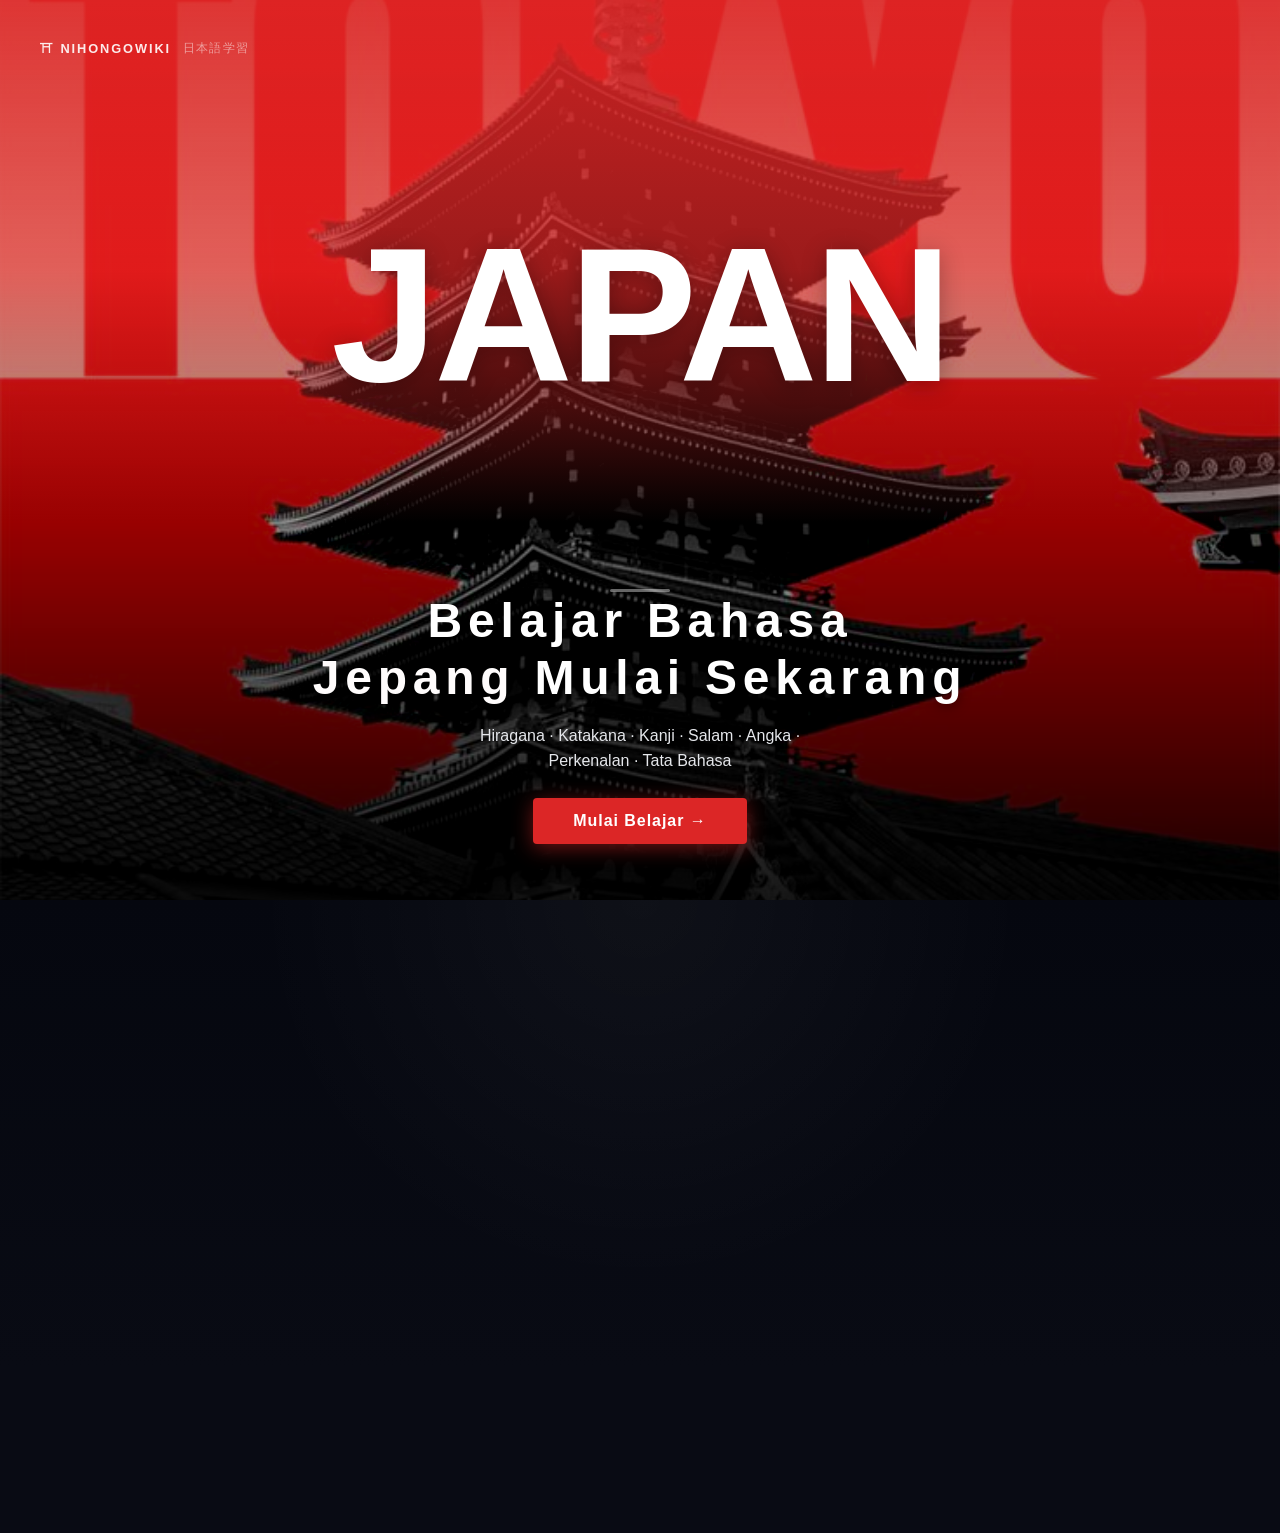
<file: index.html>
<!DOCTYPE html>
<html lang="id">
<head>
  <meta charset="UTF-8" />
  <meta name="viewport" content="width=device-width, initial-scale=1.0" />
  <meta name="description" content="Belajar bahasa Jepang dengan cara yang menyenangkan — Hiragana, Katakana, Kanji, Salam, Angka, Perkenalan, dan Tata Bahasa." />
  <title>Nihongo Wiki - Belajar Bahasa Jepang</title>
  <link rel="stylesheet" href="style.css" />
</head>
<body>

  <!-- ── HERO SCREEN ── -->
  <div id="hero-screen" class="hero-screen">
    <div class="hero-img-wrap">
      <img src="tokyo-pagoda.jpg" alt="Tokyo Pagoda" class="hero-img" />
    </div>
    <div class="hero-overlay">
      <div class="hero-top-bar">
        <span class="hero-top-brand">⛩ NIHONGOWIKI</span>
        <span class="hero-top-tag">日本語学習</span>
      </div>
      <div class="hero-center">
        <div class="hero-tokyo-text">JAPAN</div>
        <div class="hero-divider"></div>
      </div>
      <div class="hero-bottom">
        <h1 class="hero-title">Belajar Bahasa<br /><span class="hero-title-accent">Jepang</span> Mulai Sekarang</h1>
        <p class="hero-sub">Hiragana · Katakana · Kanji · Salam · Angka · Perkenalan · Tata Bahasa</p>
        <button class="hero-btn" onclick="goToMain()">Mulai Belajar →</button>
      </div>
    </div>
  </div>

  <!-- ── MAIN APP ── -->
  <div id="app-shell" class="app-shell" style="opacity:0;pointer-events:none;">

    <!-- HEADER -->
    <header class="app-header">
      <div class="app-header-inner">
        <a class="app-logo" href="index.html">
          <span class="app-logo-icon">⛩</span>
          NIHONGO<span class="app-logo-light">WIKI</span>
        </a>
        <span class="app-header-tag">日本語学習</span>
        <div class="app-header-links">
          <a class="app-header-link" href="about.html">Tentang</a>
          <a class="app-header-link" href="contact.html">Kontak</a>
        </div>
        <div class="app-header-right">
          <div class="header-search-wrap">
            <span class="header-search-icon">🔍</span>
            <input
              type="text"
              id="header-search"
              class="header-search-input"
              placeholder="Cari materi..."
              oninput="onSearch(this.value)"
            />
            <button class="header-search-clear" id="header-clear-btn" onclick="clearSearch()">✕</button>
          </div>
        </div>
      </div>
    </header>

    <!-- BODY -->
    <div class="app-body">

      <!-- SIDEBAR -->
      <aside class="app-sidebar">
        <div class="sidebar-brand">
          <span class="sidebar-brand-jp">日本語</span>
          <span class="sidebar-brand-label">Wiki</span>
        </div>
        <nav class="sidebar-nav" id="main-nav"></nav>
        <p class="sidebar-no-results" id="no-results" style="display:none;">Materi tidak ditemukan.</p>
        <div class="sidebar-status">
          <div class="sidebar-status-label">Sedang dibaca</div>
          <div class="sidebar-status-value" id="current-label">—</div>
        </div>
      </aside>

      <!-- MAIN CONTENT -->
      <main class="app-main">
        <div class="app-main-topbar">
          <div class="app-main-breadcrumb">
            <span>Nihongo Wiki</span>
            <span class="breadcrumb-sep">›</span>
            <span id="breadcrumb-current">Beranda</span>
          </div>
        </div>
        <div class="article-h1" id="article-h1-area">
          <span id="article-icon">🏠</span>
          <span id="article-title">Beranda &amp; Fakta Unik</span>
        </div>
        <div class="wiki-content" id="main-content"></div>
      </main>

    </div>
  </div>

  <script src="script.js"></script>
  <script>
    document.addEventListener("DOMContentLoaded", function () {
      document.body.classList.remove("page-exit");
      document.querySelectorAll('a[href$=".html"]').forEach(function (link) {
        link.addEventListener("click", function (event) {
          if (event.metaKey || event.ctrlKey || event.shiftKey || event.altKey || event.button !== 0) return;
          var href = link.getAttribute("href");
          if (!href || href.startsWith("#") || href.startsWith("mailto:") || href.startsWith("tel:")) return;
          event.preventDefault();
          document.body.classList.add("page-exit");
          setTimeout(function () { window.location.href = href; }, 260);
        });
      });
    });
  </script>
</body>
</html>
</file>
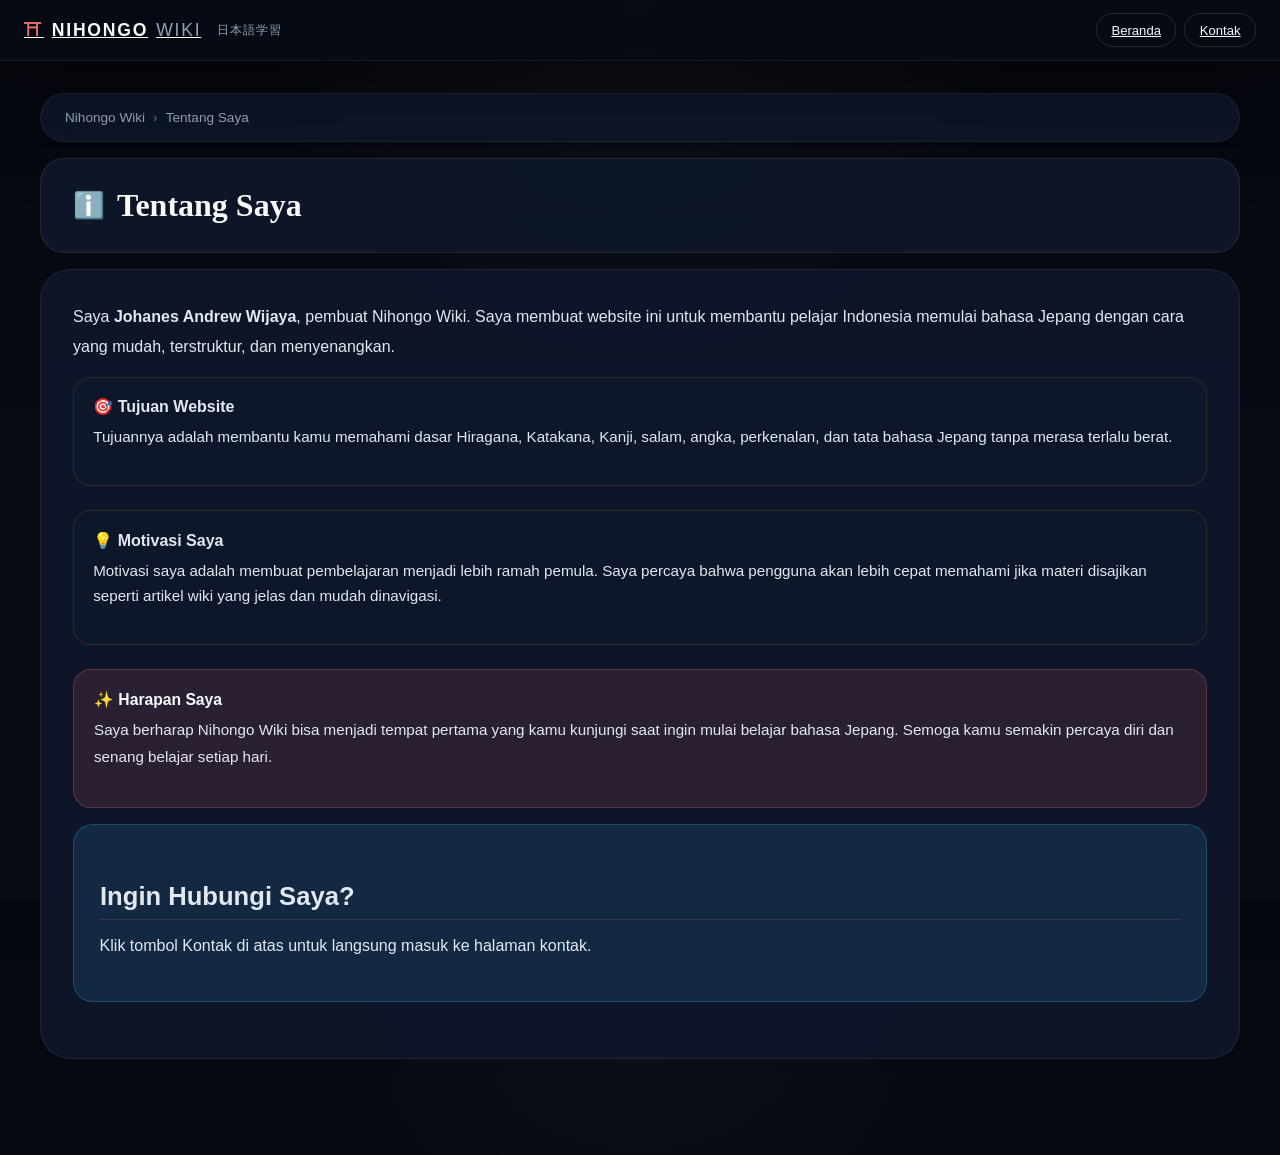
<file: about.html>
<!DOCTYPE html>
<html lang="id">
<head>
  <meta charset="UTF-8" />
  <meta name="viewport" content="width=device-width, initial-scale=1.0" />
  <meta name="description" content="Tentang Nihongo Wiki dan pembuatnya, Johanes Andrew Wijaya." />
  <title>Nihongo Wiki - Tentang Saya</title>
  <link rel="stylesheet" href="style.css" />
</head>
<body>
  <header class="app-header">
    <div class="app-header-inner">
      <a class="app-logo" href="index.html">
        <span class="app-logo-icon">⛩</span>
        NIHONGO<span class="app-logo-light">WIKI</span>
      </a>
      <span class="app-header-tag">日本語学習</span>
      <div class="app-header-links">
        <a class="app-header-link" href="index.html">Beranda</a>
        <a class="app-header-link" href="contact.html">Kontak</a>
      </div>
    </div>
  </header>

  <div class="app-body" style="padding-top: 2rem;">
    <main class="app-main" style="border-left:none; min-height:auto; padding-bottom:2rem;">
      <div class="app-main-topbar" style="margin: 0 2.5rem 1rem;">
        <div class="app-main-breadcrumb">
          <span>Nihongo Wiki</span>
          <span class="breadcrumb-sep">›</span>
          <span>Tentang Saya</span>
        </div>
      </div>
      <div class="article-h1" style="margin: 0 2.5rem 1rem;">
        <span id="article-icon">ℹ️</span>
        <span id="article-title">Tentang Saya</span>
      </div>
      <div class="wiki-content" style="margin: 0 2.5rem 2rem; padding: 2rem;">
        <p>Saya <strong>Johanes Andrew Wijaya</strong>, pembuat Nihongo Wiki. Saya membuat website ini untuk membantu pelajar Indonesia memulai bahasa Jepang dengan cara yang mudah, terstruktur, dan menyenangkan.</p>
        <div class="fact-box">
          <h4>🎯 Tujuan Website</h4>
          <p>Tujuannya adalah membantu kamu memahami dasar Hiragana, Katakana, Kanji, salam, angka, perkenalan, dan tata bahasa Jepang tanpa merasa terlalu berat.</p>
        </div>
        <div class="fact-box">
          <h4>💡 Motivasi Saya</h4>
          <p>Motivasi saya adalah membuat pembelajaran menjadi lebih ramah pemula. Saya percaya bahwa pengguna akan lebih cepat memahami jika materi disajikan seperti artikel wiki yang jelas dan mudah dinavigasi.</p>
        </div>
        <div class="method-card">
          <h4>✨ Harapan Saya</h4>
          <p>Saya berharap Nihongo Wiki bisa menjadi tempat pertama yang kamu kunjungi saat ingin mulai belajar bahasa Jepang. Semoga kamu semakin percaya diri dan senang belajar setiap hari.</p>
        </div>
        <div class="contact-card" style="margin-top:1rem;">
          <h2>Ingin Hubungi Saya?</h2>
          <p>Klik tombol Kontak di atas untuk langsung masuk ke halaman kontak.</p>
        </div>
      </div>
    </main>
  </div>
  <script>
    document.addEventListener("DOMContentLoaded", function () {
      document.body.classList.remove("page-exit");
      document.querySelectorAll('a[href$=".html"]').forEach(function (link) {
        link.addEventListener("click", function (event) {
          if (event.metaKey || event.ctrlKey || event.shiftKey || event.altKey || event.button !== 0) return;
          var href = link.getAttribute("href");
          if (!href || href.startsWith("#") || href.startsWith("mailto:") || href.startsWith("tel:")) return;
          event.preventDefault();
          document.body.classList.add("page-exit");
          setTimeout(function () { window.location.href = href; }, 260);
        });
      });
    });
  </script>
</body>
</html>
</file>
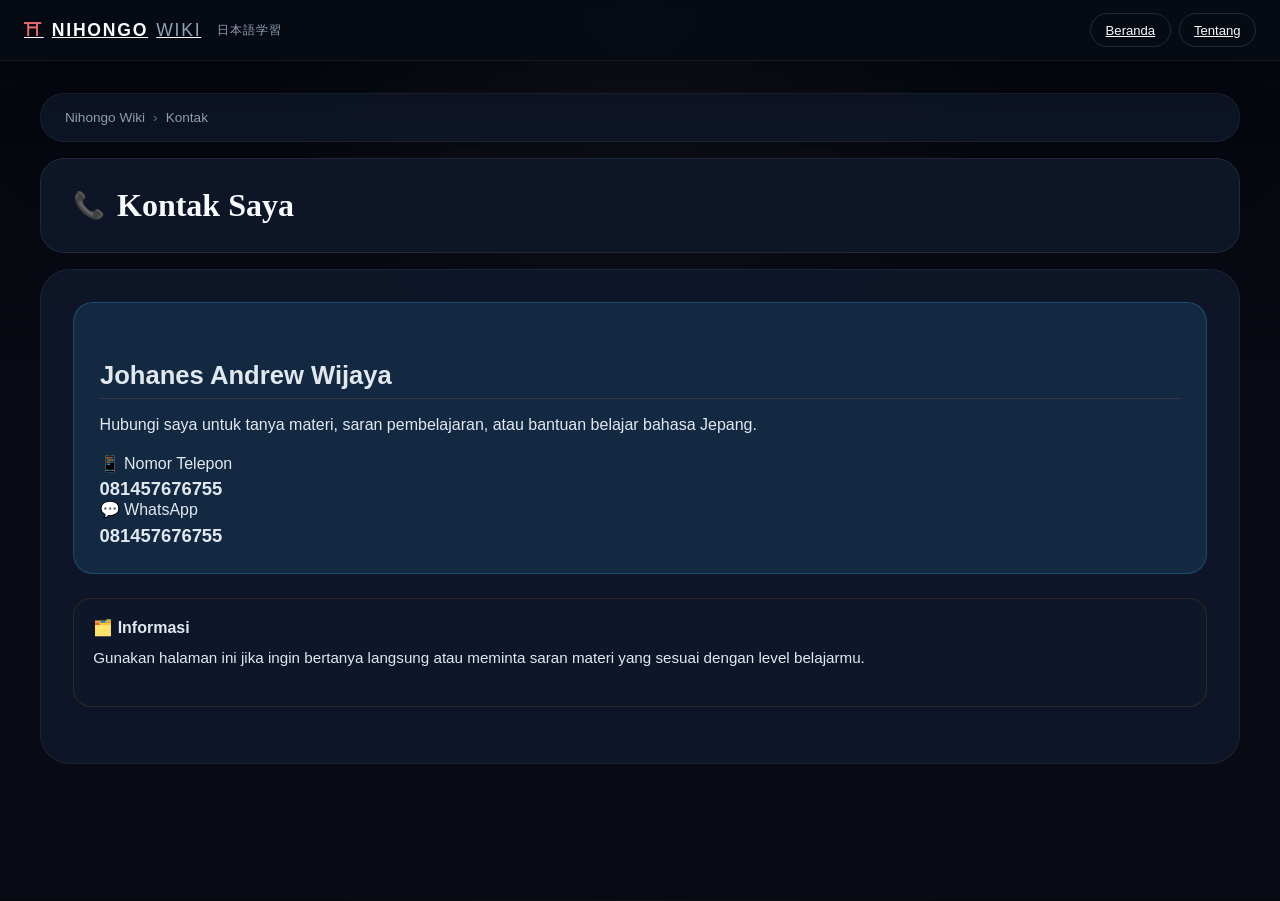
<file: contact.html>
<!DOCTYPE html>
<html lang="id">
<head>
  <meta charset="UTF-8" />
  <meta name="viewport" content="width=device-width, initial-scale=1.0" />
  <meta name="description" content="Kontak Johanes Andrew Wijaya untuk dukungan belajar bahasa Jepang." />
  <title>Nihongo Wiki - Kontak</title>
  <link rel="stylesheet" href="style.css" />
</head>
<body>
  <header class="app-header">
    <div class="app-header-inner">
      <a class="app-logo" href="index.html">
        <span class="app-logo-icon">⛩</span>
        NIHONGO<span class="app-logo-light">WIKI</span>
      </a>
      <span class="app-header-tag">日本語学習</span>
      <div class="app-header-links">
        <a class="app-header-link" href="index.html">Beranda</a>
        <a class="app-header-link" href="about.html">Tentang</a>
      </div>
    </div>
  </header>

  <div class="app-body" style="padding-top: 2rem;">
    <main class="app-main" style="border-left:none; min-height:auto; padding-bottom:2rem;">
      <div class="app-main-topbar" style="margin: 0 2.5rem 1rem;">
        <div class="app-main-breadcrumb">
          <span>Nihongo Wiki</span>
          <span class="breadcrumb-sep">›</span>
          <span>Kontak</span>
        </div>
      </div>
      <div class="article-h1" style="margin: 0 2.5rem 1rem;">
        <span id="article-icon">📞</span>
        <span id="article-title">Kontak Saya</span>
      </div>
      <div class="wiki-content" style="margin: 0 2.5rem 2rem; padding: 2rem;">
        <div class="contact-card">
          <h2>Johanes Andrew Wijaya</h2>
          <p>Hubungi saya untuk tanya materi, saran pembelajaran, atau bantuan belajar bahasa Jepang.</p>
          <div class="contact-detail">
            <span>📱 Nomor Telepon</span>
            <strong><a href="tel:081457676755">081457676755</a></strong>
          </div>
          <div class="contact-detail">
            <span>💬 WhatsApp</span>
            <strong><a href="https://wa.me/6281457676755" target="_blank">081457676755</a></strong>
          </div>
        </div>
        <div class="fact-box">
          <h4>🗂️ Informasi</h4>
          <p>Gunakan halaman ini jika ingin bertanya langsung atau meminta saran materi yang sesuai dengan level belajarmu.</p>
        </div>
      </div>
    </main>
  </div>
  <script>
    document.addEventListener("DOMContentLoaded", function () {
      document.body.classList.remove("page-exit");
      document.querySelectorAll('a[href$=".html"]').forEach(function (link) {
        link.addEventListener("click", function (event) {
          if (event.metaKey || event.ctrlKey || event.shiftKey || event.altKey || event.button !== 0) return;
          var href = link.getAttribute("href");
          if (!href || href.startsWith("#") || href.startsWith("mailto:") || href.startsWith("tel:")) return;
          event.preventDefault();
          document.body.classList.add("page-exit");
          setTimeout(function () { window.location.href = href; }, 260);
        });
      });
    });
  </script>
</body>
</html>
</file>
<file: style.css>
* {
  margin: 0;
  padding: 0;
  box-sizing: border-box;
}

html, body {
  width: 100%;
  height: 100%;
}

body {
  font-family: -apple-system, BlinkMacSystemFont, 'Segoe UI', Roboto, sans-serif;
  background: radial-gradient(circle at top, rgba(255,255,255,0.04), transparent 35%),
              linear-gradient(180deg, #05070f 0%, #090b14 52%, #090b14 100%);
  color: #e2e8f0;
  min-height: 100vh;
  transition: opacity 0.35s ease-in-out;
}

body.page-exit {
  opacity: 0;
}

/* ══════════════════════════════════════════
   HERO SCREEN
══════════════════════════════════════════ */
.hero-screen {
  position: fixed;
  inset: 0;
  z-index: 100;
  overflow: hidden;
  background: #1a1a1a;
  display: flex;
  align-items: stretch;
  transition: opacity 0.6s ease;
}
.hero-img-wrap {
  position: absolute;
  inset: 0;
}
.hero-img {
  width: 100%;
  height: 100%;
  object-fit: cover;
  object-position: center 55%;
  display: block;
  image-rendering: auto;
  backface-visibility: hidden;
  filter: contrast(1.35) saturate(1.25) brightness(0.92);
  transition: filter 0.35s ease;
}
.hero-img:hover {
  filter: contrast(1.45) saturate(1.35) brightness(0.96);
}
.hero-overlay {
  position: relative;
  z-index: 10;
  width: 100%;
  display: flex;
  flex-direction: column;
  justify-content: space-between;
  padding: 2.5rem 2.5rem 3.5rem;
  background: linear-gradient(
    to bottom,
    rgba(220, 38, 38, 0.92) 0%,
    rgba(220, 38, 38, 0.70) 30%,
    rgba(0, 0, 0, 0.35) 58%,
    rgba(0, 0, 0, 0.90) 100%
  );
  min-height: 100vh;
}
.hero-top-bar {
  display: flex;
  align-items: center;
  gap: 0.75rem;
}
.hero-top-brand {
  font-size: 0.8rem;
  font-weight: 700;
  letter-spacing: 0.15em;
  color: rgba(255,255,255,0.9);
  text-transform: uppercase;
}
.hero-top-tag {
  font-size: 0.75rem;
  color: rgba(255,255,255,0.5);
  letter-spacing: 0.1em;
}
.hero-center {
  display: flex;
  flex-direction: column;
  align-items: center;
  justify-content: center;
  flex: 1;
}
.hero-tokyo-text {
  font-size: clamp(5rem, 20vw, 12rem);
  font-weight: 900;
  letter-spacing: -0.02em;
  color: #ffffff;
  line-height: 1;
  text-align: center;
  margin: auto 0;
  text-shadow: 0 4px 24px rgba(0,0,0,0.3);
  font-family: -apple-system, BlinkMacSystemFont, 'Segoe UI', sans-serif;
}
.hero-divider {
  width: 60px;
  height: 3px;
  background: rgba(255,255,255,0.4);
  margin: 1rem auto 0;
  border-radius: 2px;
}
.hero-bottom {
  display: flex;
  flex-direction: column;
  align-items: center;
  gap: 1rem;
  text-align: center;
}
.hero-title {
  font-size: clamp(1.75rem, 5vw, 3rem);
  font-weight: 900;
  letter-spacing: 0.12em;
  color: #ffffff;
  text-shadow: 0 2px 12px rgba(0,0,0,0.5);
  line-height: 1.2;
}
.hero-title-accent {
  color: #fffcfc;
}
.hero-sub {
  font-size: 1rem;
  color: #e5e7eb;
  max-width: 400px;
  line-height: 1.6;
  text-shadow: 0 1px 6px rgba(0,0,0,0.5);
}
.hero-btn {
  margin-top: 0.5rem;
  padding: 14px 40px;
  background: #dc2626;
  color: white;
  font-size: 1rem;
  font-weight: 700;
  letter-spacing: 0.06em;
  border: none;
  border-radius: 4px;
  cursor: pointer;
  transition: background 0.2s, transform 0.15s, box-shadow 0.2s;
  box-shadow: 0 4px 20px rgba(220,38,38,0.5);
}
.hero-btn:hover {
  background: #b91c1c;
  transform: translateY(-2px);
  box-shadow: 0 8px 28px rgba(220,38,38,0.55);
}
.hero-btn:active {
  transform: translateY(0);
}

.hero-img {
  animation: heroFloat 18s ease-in-out infinite;
}

.hero-overlay {
  animation: overlayPulse 13s ease-in-out infinite;
}

.hero-top-bar,
.hero-tokyo-text,
.hero-divider,
.hero-bottom,
.hero-title,
.hero-sub,
.hero-btn,
.route-header,
.route-header h2,
.route-header p,
.route-grid,
.route-card,
.sidebar-brand,
.sidebar-nav,
.sidebar-status,
.app-main-topbar,
.article-h1,
.wiki-content,
.wiki-content h2,
.wiki-content p,
.wiki-content ul,
.wiki-content li,
.fact-box,
.method-card {
  animation: appearUp 0.9s ease-out both;
}

.hero-top-bar { animation-delay: 0.05s; }
.hero-tokyo-text { animation-delay: 0.1s; }
.hero-divider { animation-delay: 0.15s; }
.hero-bottom { animation-delay: 0.2s; }
.hero-title { animation-delay: 0.22s; }
.hero-sub { animation-delay: 0.28s; }
.hero-btn { animation-delay: 0.34s; }
.route-header { animation-delay: 0.4s; }
.route-header h2 { animation-delay: 0.45s; }
.route-header p { animation-delay: 0.5s; }
.route-grid { animation-delay: 0.53s; }
.route-card:nth-child(1) { animation-delay: 0.55s; }
.route-card:nth-child(2) { animation-delay: 0.62s; }
.route-card:nth-child(3) { animation-delay: 0.69s; }
.route-card:nth-child(4) { animation-delay: 0.76s; }
.route-card:nth-child(5) { animation-delay: 0.83s; }
.route-card:nth-child(6) { animation-delay: 0.9s; }
.sidebar-brand { animation-delay: 0.36s; }
.sidebar-nav { animation-delay: 0.38s; }
.sidebar-status { animation-delay: 0.42s; }
.app-main-topbar { animation-delay: 0.46s; }
.article-h1 { animation-delay: 0.5s; }
.wiki-content { animation-delay: 0.55s; }
.wiki-content h2 { animation-delay: 0.58s; }
.wiki-content p { animation-delay: 0.61s; }
.wiki-content ul { animation-delay: 0.64s; }
.wiki-content li { animation-delay: 0.67s; }
.fact-box { animation-delay: 0.7s; }
.method-card { animation-delay: 0.75s; }

.sidebar-nav-btn {
  transition: transform 0.25s ease, background 0.2s, border-color 0.2s;
  will-change: transform;
}

.sidebar-nav-btn:hover {
  transform: translateX(2px);
}

.route-section {
  margin: 1.5rem 2.5rem 0;
  animation: appearUp 0.95s ease-out both;
}

.route-header h2 {
  font-size: 1.35rem;
  color: #f8fafc;
  margin-bottom: 0.5rem;
}

.route-header p {
  color: #cbd5e1;
  line-height: 1.8;
  max-width: 740px;
}

.route-grid {
  display: grid;
  grid-template-columns: repeat(auto-fit, minmax(220px, 1fr));
  gap: 1rem;
  margin-top: 1rem;
}

.route-card {
  width: 100%;
  text-align: left;
  padding: 1.25rem;
  border-radius: 24px;
  border: 1px solid rgba(255,255,255,0.08);
  background: rgba(15,23,42,0.96);
  color: #e2e8f0;
  display: flex;
  flex-direction: column;
  gap: 0.5rem;
  cursor: pointer;
  box-shadow: 0 22px 45px rgba(0,0,0,0.2);
  transition: transform 0.25s ease, border-color 0.2s, box-shadow 0.2s;
  animation: floatIn 0.9s ease forwards;
}

.route-card:hover {
  transform: translateY(-6px);
  border-color: rgba(251,113,133,0.4);
  box-shadow: 0 30px 55px rgba(251,113,133,0.18);
}

.route-card .step {
  display: inline-flex;
  align-items: center;
  justify-content: center;
  width: fit-content;
  padding: 0.35rem 0.75rem;
  border-radius: 999px;
  background: #fb7185;
  color: #ffffff;
  font-size: 0.75rem;
  font-weight: 700;
  letter-spacing: 0.02em;
}

.route-card h3 {
  font-size: 1rem;
  color: #f8fafc;
  margin: 0;
}

.route-card p {
  color: #cbd5e1;
  line-height: 1.7;
  margin: 0;
}

@keyframes heroFloat {
  0%, 100% { transform: translateY(0); }
  50% { transform: translateY(-8px); }
}

@keyframes overlayPulse {
  0%, 100% { background-position: center top; }
  50% { background-position: center 10%; }
}

@keyframes appearUp {
  from { opacity: 0; transform: translateY(18px); }
  to { opacity: 1; transform: translateY(0); }
}

@keyframes floatIn {
  from { opacity: 0; transform: translateY(24px); }
  to { opacity: 1; transform: translateY(0); }
}

@keyframes titlePop {
  from {
    opacity: 0;
    transform: translateY(10px) scale(0.96);
  }
  to {
    opacity: 1;
    transform: translateY(0) scale(1);
  }
}

/* ══════════════════════════════════════════
   APP SHELL
══════════════════════════════════════════ */
.app-shell {
  min-height: 100vh;
  background: transparent;
  display: flex;
  flex-direction: column;
  transition: opacity 0.5s ease;
}

/* ── HEADER ── */
.app-header {
  background: rgba(7, 12, 20, 0.96);
  color: #f8fafc;
  position: sticky;
  top: 0;
  z-index: 40;
  box-shadow: 0 20px 60px rgba(0,0,0,0.4);
  border-bottom: 1px solid rgba(255,255,255,0.06);
}

.app-header-inner {
  max-width: 1400px;
  margin: 0 auto;
  padding: 0 1.5rem;
  height: 60px;
  display: flex;
  align-items: center;
  justify-content: space-between;
  gap: 1rem;
}

.app-logo {
  background: none;
  border: none;
  color: #f8fafc;
  font-size: 1.1rem;
  font-weight: 900;
  letter-spacing: 0.1em;
  cursor: pointer;
  display: flex;
  align-items: center;
  gap: 8px;
  transition: opacity 0.2s;
}

.app-logo:hover {
  opacity: 0.88;
}

.app-logo-icon {
  color: #f87171;
  font-size: 1.1rem;
}

.app-logo-light {
  font-weight: 300;
  color: #94a3b8;
}

.app-header-tag {
  font-size: 0.75rem;
  color: #94a3b8;
  letter-spacing: 0.08em;
  flex: 1;
}

.app-header-right {
  display: flex;
  align-items: center;
  gap: 0.75rem;
}

.app-header-links {
  display: flex;
  align-items: center;
  gap: 0.5rem;
}

.app-header-link {
  background: transparent;
  border: 1px solid rgba(255,255,255,0.12);
  color: #f8fafc;
  padding: 0.55rem 0.9rem;
  border-radius: 999px;
  font-size: 0.82rem;
  cursor: pointer;
  transition: background 0.2s, border-color 0.2s, color 0.2s;
}

.app-header-link:hover,
.app-header-link:focus {
  background: rgba(255,255,255,0.08);
  border-color: rgba(248,113,113,0.28);
}

/* Header Search */
.header-search-wrap {
  position: relative;
}

.header-search-icon {
  position: absolute;
  left: 14px;
  top: 50%;
  transform: translateY(-50%);
  font-size: 0.85rem;
  color: #94a3b8;
  pointer-events: none;
}

.header-search-input {
  width: 220px;
  background: rgba(255,255,255,0.08);
  border: 1px solid rgba(255,255,255,0.12);
  border-radius: 999px;
  color: #f8fafc;
  padding: 9px 36px 9px 34px;
  font-size: 0.85rem;
  outline: none;
  transition: all 0.2s;
}

.header-search-input::placeholder {
  color: #94a3b8;
}

.header-search-input:focus {
  background: rgba(255,255,255,0.12);
  border-color: rgba(255,255,255,0.22);
  width: 260px;
}

.header-search-clear {
  position: absolute;
  right: 12px;
  top: 50%;
  transform: translateY(-50%);
  background: none;
  border: none;
  color: #94a3b8;
  cursor: pointer;
  font-size: 0.85rem;
  padding: 3px 6px;
  border-radius: 999px;
  display: none;
  transition: color 0.2s;
}

.header-search-clear:hover {
  color: #ffffff;
}

.header-search-clear.visible {
  display: block;
}

/* ── APP BODY ── */
.app-body {
  flex: 1;
  max-width: 1400px;
  width: 100%;
  margin: 0 auto;
  display: flex;
  gap: 1.5rem;
  min-height: calc(100vh - 60px);
  padding: 1rem 0 2rem;
}

/* ── SIDEBAR (Dark) ── */
.app-sidebar {
  width: 280px;
  flex-shrink: 0;
  background: linear-gradient(180deg, rgba(12,19,34,0.98), rgba(7,12,20,0.98));
  padding: 1.5rem 1rem;
  display: flex;
  flex-direction: column;
  gap: 0.75rem;
  position: sticky;
  top: 60px;
  height: calc(100vh - 60px);
  overflow-y: auto;
  border: 1px solid rgba(255,255,255,0.06);
  box-shadow: 0 35px 80px rgba(0,0,0,0.28);
}

.sidebar-brand {
  display: flex;
  flex-direction: column;
  gap: 0.35rem;
  padding: 0 0.5rem 1rem;
  border-bottom: 1px solid rgba(255,255,255,0.08);
  margin-bottom: 0.5rem;
}

.sidebar-brand-jp {
  font-size: 1.3rem;
  font-weight: 900;
  color: #f8fafc;
  line-height: 1;
}

.sidebar-brand-label {
  font-size: 0.7rem;
  font-weight: 600;
  text-transform: uppercase;
  letter-spacing: 0.2em;
  color: #94a3b8;
}

/* Sidebar Navigation */
.sidebar-nav {
  display: flex;
  flex-direction: column;
  gap: 0.4rem;
  flex: 1;
}

.sidebar-nav-btn {
  width: 100%;
  text-align: left;
  display: flex;
  align-items: center;
  gap: 0.85rem;
  padding: 0.95rem 1.1rem;
  border-radius: 18px;
  font-size: 0.9rem;
  font-weight: 500;
  border: none;
  cursor: pointer;
  background: transparent;
  color: #cbd5e1;
  transition: background 0.2s, color 0.2s, transform 0.2s;
  border-left: 3px solid transparent;
}

.sidebar-nav-btn:hover {
  background: rgba(255,255,255,0.05);
  color: #f8fafc;
  transform: translateX(1px);
}

.sidebar-nav-btn.sidebar-nav-active {
  background: rgba(248,113,113,0.18);
  color: #ffffff;
  font-weight: 700;
  border-left-color: #fb7185;
  padding-left: 1rem;
}

#no-results {
  font-size: 0.8rem;
  color: #94a3b8;
  text-align: center;
  padding: 1rem 0;
  display: none;
}

.sidebar-status {
  margin-top: auto;
  padding: 1rem;
  background: rgba(255,255,255,0.03);
  border-radius: 18px;
  border: 1px solid rgba(255,255,255,0.06);
}

.sidebar-status-label {
  font-size: 0.7rem;
  font-weight: 700;
  color: #94a3b8;
  text-transform: uppercase;
  margin-bottom: 0.4rem;
}

.sidebar-status-value {
  font-size: 0.85rem;
  font-weight: 700;
  color: #fda4af;
}

/* ── MAIN ── */
.app-main {
  flex: 1;
  background: transparent;
  min-height: calc(100vh - 60px);
  border-left: 1px solid rgba(255,255,255,0.06);
  overflow-y: auto;
  overflow-x: hidden;
  padding-bottom: 1rem;
}

.app-main-topbar {
  display: flex;
  align-items: center;
  gap: 8px;
  font-size: 0.8rem;
  color: #94a3b8;
  padding: 1rem 1.5rem;
  margin: 1.5rem 2.5rem 0;
  background: rgba(15,23,42,0.88);
  border: 1px solid rgba(255,255,255,0.06);
  border-radius: 24px;
  box-shadow: 0 20px 60px rgba(0,0,0,0.18);
  backdrop-filter: blur(12px);
}

.app-main-breadcrumb {
  display: flex;
  align-items: center;
  gap: 8px;
  font-size: 0.85rem;
  color: #94a3b8;
}

.breadcrumb-sep {
  color: #64748b;
}

.article-h1 {
  display: flex;
  align-items: center;
  gap: 0.75rem;
  font-size: 2rem;
  font-family: Georgia, 'Times New Roman', serif;
  font-weight: 700;
  color: #f8fafc;
  border-bottom: 1px solid rgba(255,255,255,0.08);
  background: rgba(15,23,42,0.92);
  border: 1px solid rgba(255,255,255,0.08);
  border-radius: 24px;
  padding: 1.75rem 2rem;
  margin: 1.5rem 2.5rem 0;
}

#article-icon {
  font-size: 1.6rem;
  color: #fb7185;
}

#article-title {
  color: #f8fafc;
}

.wiki-content {
  padding: 2rem;
  margin: 1rem 2.5rem 2rem;
  background: rgba(15,23,42,0.95);
  border: 1px solid rgba(255,255,255,0.06);
  border-radius: 30px;
  animation: fadeInUp 0.3s ease-out;
}

.wiki-content p {
  line-height: 1.85;
  color: #cbd5e1;
  margin-bottom: 1rem;
}

.wiki-content h2 {
  font-size: 1.3rem;
  font-weight: 700;
  border-bottom: 1px solid rgba(248,113,113,0.18);
  padding-bottom: 0.5rem;
  margin: 2rem 0 1rem;
  color: #f8fafc;
  animation: titlePop 0.65s ease both;
}

.route-header h2,
.wiki-content h2,
.article-h1 {
  animation: titlePop 0.75s ease both;
}

.wiki-content ul {
  list-style: disc;
  padding-left: 1.5rem;
}

.wiki-content li {
  margin-bottom: 0.75rem;
  color: #cbd5e1;
  line-height: 1.75;
}

/* Animation */
@keyframes fadeInUp {
  from {
    opacity: 0;
    transform: translateY(8px);
  }
  to {
    opacity: 1;
    transform: translateY(0);
  }
}

@keyframes fadeOutDown {
  from {
    opacity: 1;
    transform: translateY(0);
  }
  to {
    opacity: 0;
    transform: translateY(10px);
  }
}

.fade-in {
  animation: fadeInUp 0.3s ease-out;
}

.fade-out {
  animation: fadeOutDown 0.18s ease-in forwards;
}

/* ── SCROLLBAR STYLING ── */
.app-sidebar::-webkit-scrollbar {
  width: 6px;
}

.app-sidebar::-webkit-scrollbar-track {
  background: transparent;
}

.app-sidebar::-webkit-scrollbar-thumb {
  background: rgba(255,255,255,0.1);
  border-radius: 3px;
}

.app-sidebar::-webkit-scrollbar-thumb:hover {
  background: rgba(255,255,255,0.2);
}

.app-main::-webkit-scrollbar {
  width: 6px;
}

.app-main::-webkit-scrollbar-track {
  background: transparent;
}

.app-main::-webkit-scrollbar-thumb {
  background: rgba(0,0,0,0.1);
  border-radius: 3px;
}

.app-main::-webkit-scrollbar-thumb:hover {
  background: rgba(0,0,0,0.2);
}

/* ── RESPONSIVE ── */
@media (max-width: 1200px) {
  .app-sidebar {
    width: 240px;
  }

  .app-header-inner {
    padding: 0 1.25rem;
  }

  .app-main-topbar,
  .article-h1,
  .wiki-content {
    margin-left: 1.5rem;
    margin-right: 1.5rem;
  }
}

@media (max-width: 1024px) {
  .app-sidebar {
    width: 220px;
    padding: 1rem 0.75rem;
  }

  .header-search-input {
    width: 180px;
  }

  .header-search-input:focus {
    width: 220px;
  }
}

@media (max-width: 900px) {
  .hero-overlay {
    padding: 2rem 1.75rem 3rem;
  }

  .hero-sub {
    max-width: 100%;
  }
}

@media (max-width: 768px) {
  .app-body {
    display: flex;
    flex-direction: column;
  }

  .app-sidebar {
    width: 100%;
    position: relative;
    top: 0;
    height: auto;
    max-height: none;
    flex-direction: row;
    overflow-x: auto;
    overflow-y: hidden;
    padding: 0.75rem 1rem;
    gap: 0.5rem;
  }

  .sidebar-nav {
    flex-direction: row;
    flex-wrap: wrap;
    gap: 0.5rem;
  }

  .sidebar-brand,
  .sidebar-status {
    display: none;
  }

  .sidebar-nav-btn {
    min-width: 180px;
    padding: 0.85rem 1rem;
    white-space: nowrap;
    flex: 0 0 auto;
  }

  .app-main {
    width: 100%;
    border-left: none;
    border-top: 1px solid rgba(255,255,255,0.08);
  }

  .app-main-topbar {
    margin: 1.25rem 1.5rem 0;
    padding: 0.9rem 1rem;
  }

  .article-h1 {
    margin: 1.25rem 1.5rem 0;
    padding: 1.4rem 1.4rem;
    font-size: 1.55rem;
  }

  .wiki-content {
    padding: 1.5rem;
    margin: 1rem 1.5rem 2rem;
  }
}

@media (max-width: 640px) {
  .hero-overlay {
    padding: 1.5rem 1.25rem 2rem;
  }

  .hero-top-bar {
    flex-direction: column;
    align-items: flex-start;
    gap: 0.65rem;
  }

  .hero-title {
    font-size: clamp(1.75rem, 8vw, 2.4rem);
  }

  .hero-btn {
    width: 100%;
    max-width: 100%;
    padding: 14px 24px;
  }

  .header-search-input {
    width: 100%;
    max-width: 320px;
    padding-right: 48px;
  }

  .app-header-inner {
    flex-wrap: wrap;
    align-items: stretch;
    height: auto;
    padding: 0.75rem 1rem;
  }

  .app-header-links {
    width: 100%;
    justify-content: flex-start;
    flex-wrap: wrap;
    gap: 0.5rem;
    margin-top: 0.75rem;
  }

  .app-header-right {
    width: 100%;
    justify-content: space-between;
    margin-top: 0.5rem;
  }

  .app-header-link {
    flex: 0 0 auto;
  }

  .app-header-tag {
    display: none;
  }

  .app-body {
    padding-top: 0.5rem;
    gap: 0.75rem;
  }

  .app-sidebar {
    padding: 0.75rem 0.75rem;
  }

  .sidebar-nav-btn {
    min-width: 140px;
    font-size: 0.82rem;
  }

  .app-main-topbar {
    margin: 1rem 1rem 0;
    padding: 0.85rem 1rem;
  }

  .article-h1 {
    margin: 1rem 1rem 0;
    padding: 1.2rem 1rem;
    font-size: 1.4rem;
  }

  .wiki-content {
    margin: 0.85rem 1rem 1.5rem;
    padding: 1.25rem;
  }

  .header-search-wrap {
    width: 100%;
  }
}

@media (max-width: 540px) {
  .sidebar-nav-btn {
    min-width: 130px;
    padding: 0.75rem 0.9rem;
  }

  .hero-sub {
    font-size: 0.95rem;
  }

  .hero-top-tag {
    font-size: 0.7rem;
  }

  .hero-title {
    line-height: 1.15;
  }

  .app-header-inner {
    gap: 0.5rem;
  }
}

/* ── KANA TABLE & WIKI TABLE ── */
.kana-table,
.wiki-table {
  border-collapse: collapse;
  width: 100%;
  text-align: center;
  border-radius: 18px;
  overflow: hidden;
  box-shadow: 0 30px 80px rgba(0,0,0,0.25);
  font-size: 1.4rem;
  margin-bottom: 1.5rem;
  background: rgba(15,23,42,0.9);
  border: 1px solid rgba(255,255,255,0.06);
}

.kana-table td,
.wiki-table td,
.wiki-table th {
  border: 1px solid rgba(255,255,255,0.08);
  padding: 14px;
  background: rgba(15,23,42,0.8);
  color: #e2e8f0;
  transition: background 0.15s;
}

.wiki-table th {
  background: rgba(255,255,255,0.05);
  font-weight: 700;
  color: #f8fafc;
  font-size: 0.9rem;
  text-align: left;
  padding: 12px 14px;
}

.kana-table td span {
  display: block;
  font-size: 0.55rem;
  font-weight: 600;
  color: #94a3b8;
  margin-top: 4px;
}

/* ── CONTENT BOXES ── */
.fact-box {
  background: rgba(249,115,22,0.08);
  border-left: 4px solid #f59e0b;
  padding: 1.2rem;
  border-radius: 18px;
  margin-bottom: 1.5rem;
  border: 1px solid rgba(245,158,11,0.14);
}

.contact-card {
  background: rgba(56,189,248,0.12);
  border: 1px solid rgba(56,189,248,0.24);
  border-radius: 20px;
  padding: 1.6rem;
  margin-bottom: 1.5rem;
}

.contact-card h2 {
  margin-bottom: 0.75rem;
  color: #ffffff;
  font-size: 1.6rem;
}

.contact-card p {
  color: #cbd5e1;
  line-height: 1.7;
  margin-bottom: 1rem;
}

.contact-detail {
  display: grid;
  gap: 0.35rem;
  color: #e2e8f0;
}

.contact-detail strong {
  display: inline-block;
  color: #facc15;
  font-size: 1.15rem;
}

.contact-card a {
  color: #facc15;
  text-decoration: none;
}

.contact-card a:hover {
  text-decoration: underline;
}

.fact-box h4 {
  color: #facc15;
  font-weight: 700;
  font-size: 1rem;
  margin-bottom: 0.5rem;
}

.fact-box p {
  color: #e2e8f0;
  font-size: 0.95rem;
  line-height: 1.7;
}

.fact-box ul {
  margin-top: 0.75rem;
  color: #e2e8f0;
}

.method-card {
  background: rgba(34,197,94,0.1);
  border-left: 4px solid #22c55e;
  padding: 1.25rem;
  border-radius: 18px;
  margin-bottom: 1rem;
  border: 1px solid rgba(34,197,94,0.12);
}

.method-card h4 {
  color: #86efac;
  font-weight: 700;
  font-size: 0.98rem;
  margin-bottom: 0.5rem;
}

.method-card p {
  color: #d9f99d;
  font-size: 0.95rem;
  line-height: 1.75;
}

.pronunciation-box {
  background: rgba(129,140,248,0.08);
  border: 1px solid rgba(148,163,255,0.2);
  border-radius: 18px;
  padding: 1.5rem;
  margin-bottom: 1.5rem;
}

.pronunciation-box h4 {
  color: #a5b4fc;
  font-weight: 700;
  font-size: 1rem;
  margin-bottom: 0.75rem;
}

.pronunciation-box > p {
  color: #c7d2fe;
  font-size: 0.88rem;
  margin-bottom: 0.75rem !important;
}

.pronunciation-box table {
  width: 100%;
  border-collapse: collapse;
  margin-top: 0.75rem;
}

.pronunciation-box table tbody tr {
  border-bottom: 1px solid rgba(255,255,255,0.08);
}

.pronunciation-box table td {
  padding: 10px 12px;
  font-size: 0.9rem;
  text-align: left;
  color: #e2e8f0;
}

.pronunciation-box table td:first-child {
  font-family: 'Courier New', monospace;
  font-weight: 600;
  width: 120px;
  color: #a5b4fc;
}

/* ── KANJI GRID & CARDS ── */
.kanji-grid {
  display: grid;
  grid-template-columns: repeat(auto-fit, minmax(120px, 1fr));
  gap: 1rem;
  margin-bottom: 1.5rem;
}

.kanji-card {
  background: rgba(15,23,42,0.95);
  border: 1px solid rgba(255,255,255,0.08);
  border-radius: 20px;
  padding: 1.25rem;
  text-align: center;
  transition: all 0.2s;
  display: flex;
  flex-direction: column;
  align-items: center;
  gap: 0.5rem;
  animation: floatIn 0.9s ease both;
}

.kanji-card:hover {
  border-color: rgba(248,113,113,0.5);
  box-shadow: 0 8px 30px rgba(248,113,113,0.18);
}

.kanji-char {
  font-size: 2.5rem;
  font-weight: bold;
  color: #f8fafc;
  line-height: 1;
}

.kanji-romaji {
  font-size: 0.95rem;
  color: #f9a8d4;
  font-weight: 600;
}

.kanji-arti {
  font-size: 0.75rem;
  color: #94a3b8;
  text-transform: uppercase;
  letter-spacing: 0.05em;
}

.kanji-desc {
  font-size: 0.85rem;
  color: #cbd5e1;
  margin-top: 0.5rem;
}

/* ── ANGKA GRID & CARDS ── */
.angka-grid {
  display: grid;
  grid-template-columns: repeat(auto-fit, minmax(100px, 1fr));
  gap: 1rem;
  margin-bottom: 1.5rem;
}

.angka-card {
  background: rgba(15,23,42,0.95);
  border: 1px solid rgba(255,255,255,0.08);
  border-radius: 20px;
  padding: 1.25rem;
  text-align: center;
  transition: all 0.2s;
  display: flex;
  flex-direction: column;
  align-items: center;
  gap: 0.5rem;
  animation: floatIn 0.9s ease both;
}

.angka-card:hover {
  border-color: rgba(239,68,68,0.35);
  box-shadow: 0 8px 30px rgba(239,68,68,0.15);
}

.angka-kanji {
  font-size: 2rem;
  font-weight: bold;
  color: #f8fafc;
}

.angka-num {
  font-size: 1.5rem;
  color: #fb7185;
  font-weight: 700;
}

.angka-romaji {
  font-size: 0.95rem;
  color: #cbd5e1;
  font-weight: 600;
}

/* ── PARTIKEL GRID ── */
.partikel-grid {
  display: grid;
  grid-template-columns: repeat(auto-fit, minmax(200px, 1fr));
  gap: 1rem;
  margin-bottom: 1.5rem;
}

/* ── MONO BOX ── */
.mono-box {
  background: rgba(255,255,255,0.05);
  border-left: 4px solid #60a5fa;
  padding: 1rem;
  font-family: 'Courier New', monospace;
  font-size: 0.95rem;
  color: #e2e8f0;
  border-radius: 0.75rem;
  margin: 1rem 0;
}

/* ── SOUND PILLS ── */
.sound-pill {
  display: inline-block;
  background: rgba(59,130,246,0.16);
  color: #bfdbfe;
  padding: 2px 8px;
  border-radius: 999px;
  font-size: 0.8rem;
  font-weight: 600;
  margin: 0 3px;
}

/* ── KANJI LINKS ── */
.kanji-links {
  display: grid;
  grid-template-columns: repeat(auto-fit, minmax(250px, 1fr));
  gap: 1rem;
  margin-bottom: 1.5rem;
}

.kanji-link-card {
  display: flex;
  flex-direction: column;
  gap: 0.75rem;
  padding: 1.25rem;
  border: 1px solid rgba(255,255,255,0.08);
  border-radius: 20px;
  text-decoration: none;
  transition: all 0.2s;
  background: rgba(15,23,42,0.95);
  animation: floatIn 0.9s ease both;
}

.kanji-link-card:hover {
  transform: translateY(-2px);
  box-shadow: 0 18px 40px rgba(0,0,0,0.24);
}

.kanji-link-card {
  background: rgba(15,23,42,0.95) !important;
  border-color: rgba(255,255,255,0.08) !important;
  color: #e2e8f0 !important;
}

.kanji-link-card .kanji-link-desc,
.kanji-link-card .kanji-link-cta,
.kanji-link-card .kanji-link-badge {
  color: inherit !important;
}

.wiki-content,
.wiki-content p,
.wiki-content h2,
.wiki-content h4,
.wiki-content h5,
.wiki-content h6,
.wiki-content span,
.wiki-content td,
.wiki-content th,
.wiki-content ul,
.wiki-content li,
.wiki-content a {
  color: #e2e8f0 !important;
}

.wiki-content a.kanji-link-cta {
  color: #f8fafc !important;
}

.method-card {
  background: rgba(248,113,113,0.12) !important;
  border-color: rgba(248,113,113,0.25) !important;
  color: #e2e8f0 !important;
}

.method-card h4 {
  color: #f8fafc !important;
}

.method-card p,
.method-card ul,
.method-card li {
  color: #e2e8f0 !important;
}

.fact-box,
.pronunciation-box,
.mono-box {
  background: rgba(15,23,42,0.9) !important;
}

.kanji-link-card {
  background: rgba(15,23,42,0.95) !important;
}

.kanji-link-card:hover {
  background: rgba(15,23,42,0.96) !important;
}

.kanji-link-badge {
  display: inline-block;
  padding: 4px 12px;
  border-radius: 999px;
  color: white;
  font-size: 0.75rem;
  font-weight: 700;
  text-transform: uppercase;
  width: fit-content;
  letter-spacing: 0.05em;
}

.kanji-link-desc {
  font-size: 0.9rem;
  color: #cbd5e1;
  margin: 0;
}

.kanji-link-cta {
  font-size: 0.9rem;
  font-weight: 600;
  color: #f8fafc;
  transition: gap 0.2s;
}
</file>
